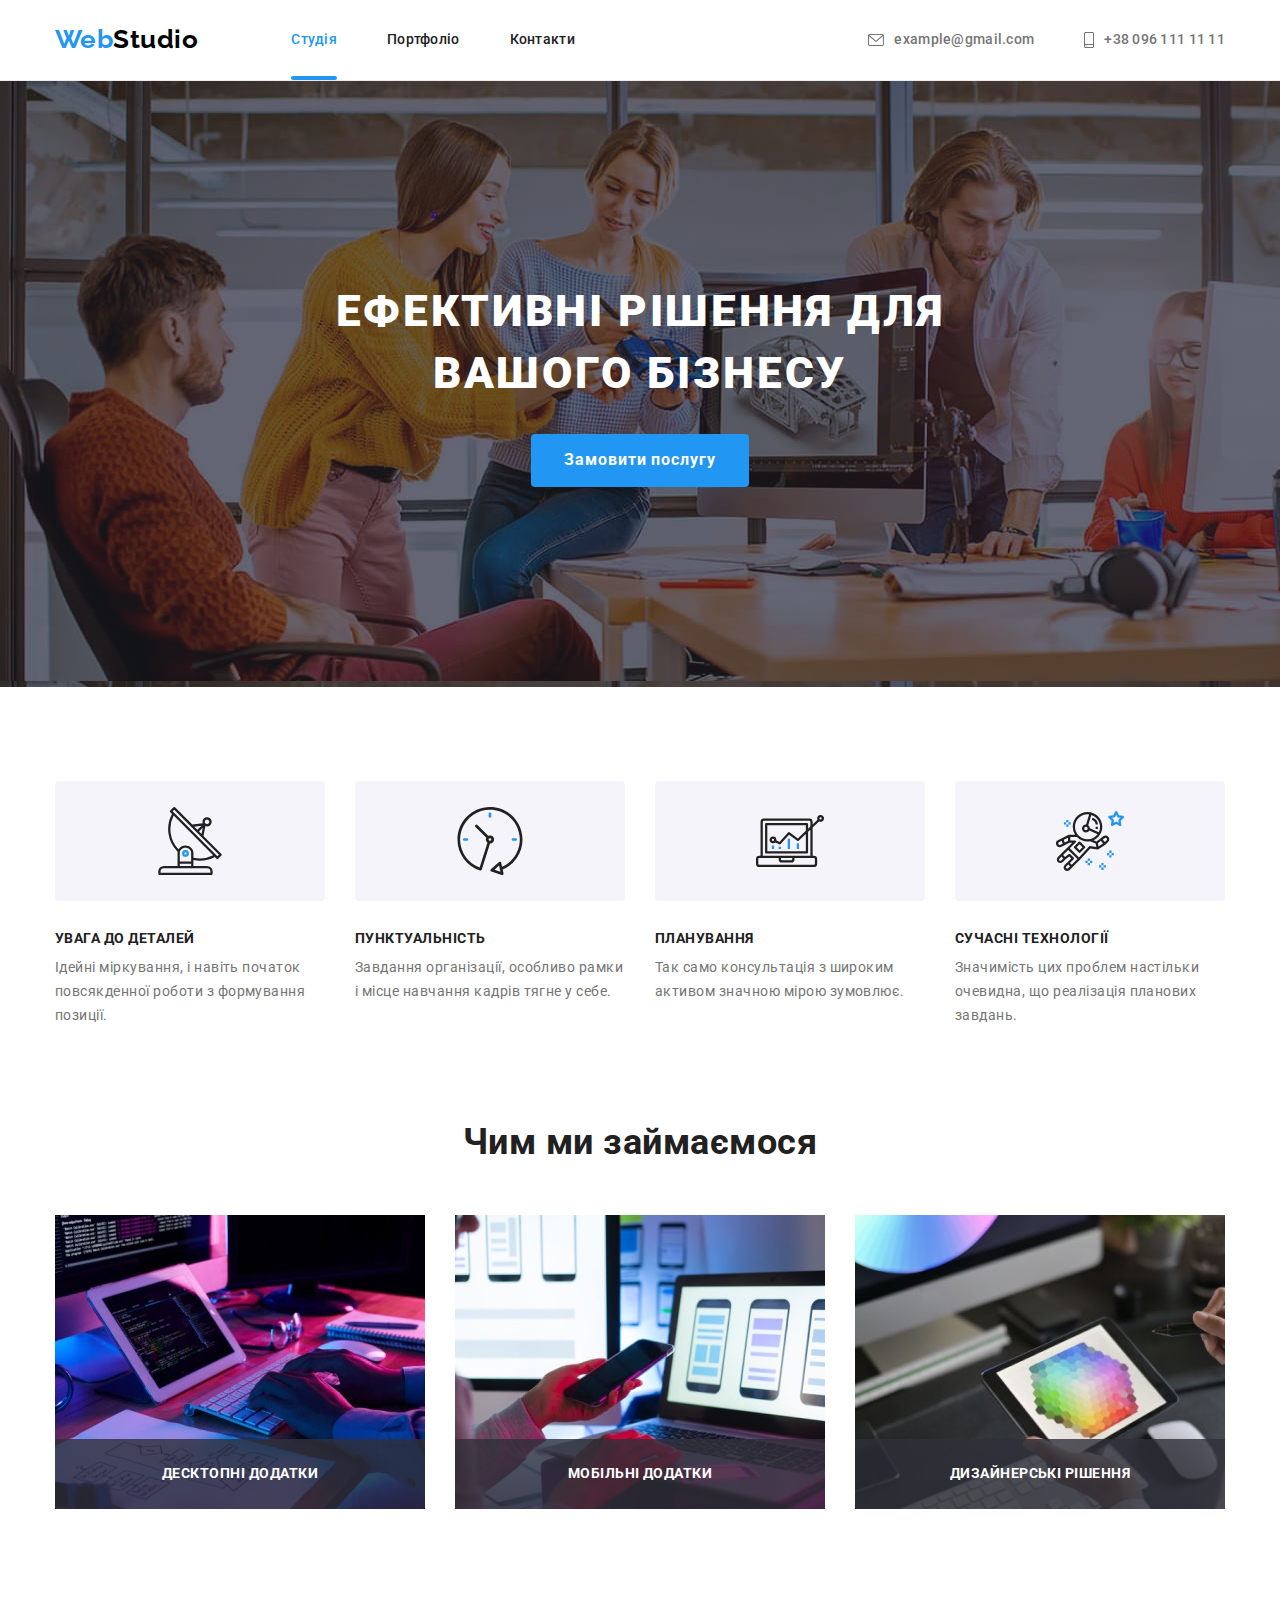
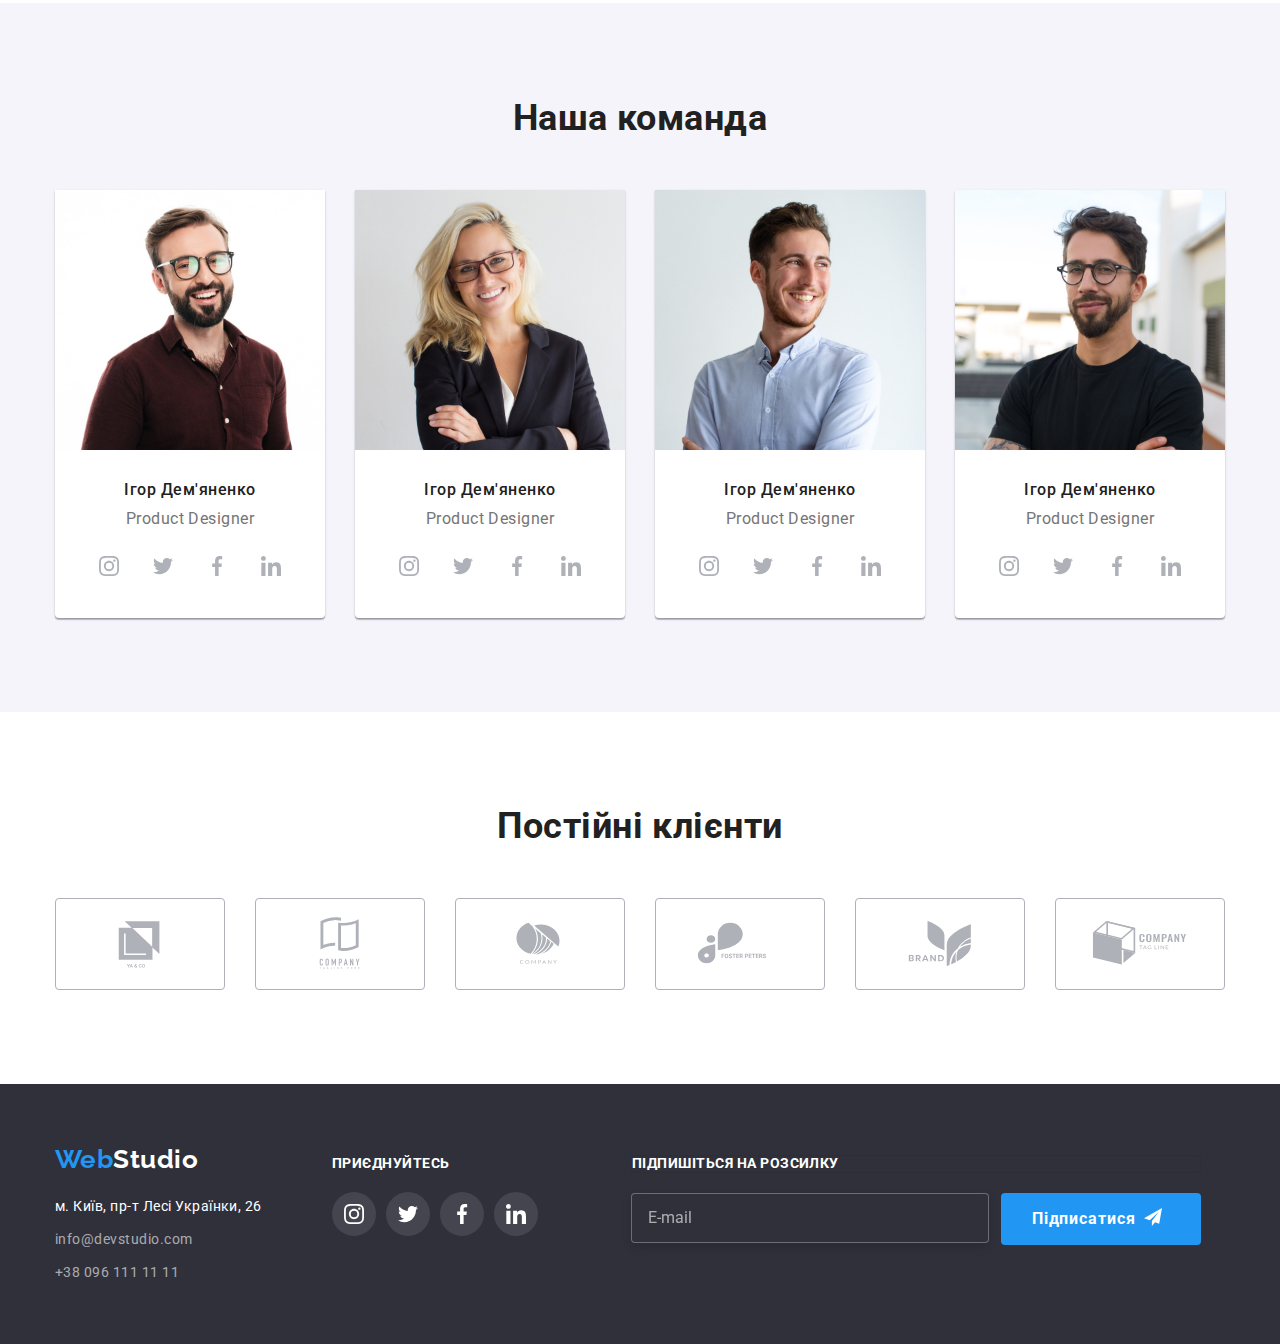
<file: index.html>
<!DOCTYPE html>
<html lang="uk">
<head>
    <meta charset="UTF-8">
    <meta http-equiv="X-UA-Compatible" content="IE=edge">
    <meta name="viewport" content="width=device-width, initial-scale=1.0">
    <title>Main Page</title>
<link rel="preconnect" href="https://fonts.googleapis.com">
<link rel="preconnect" href="https://fonts.gstatic.com" crossorigin>
<link href="https://fonts.googleapis.com/css2?family=Raleway:wght@700&family=Roboto:wght@400;500;700;900&display=swap"
    rel="stylesheet">
    <link rel="stylesheet" href="https://cdnjs.cloudflare.com/ajax/libs/modern-normalize/1.1.0/modern-normalize.min.css">
    <link rel="stylesheet" href="css/styles.css">
</head>
<body class="page"> 
    <header class="header">
    <div class="container main-nav">
        <nav>
        <a class="logo" href="index.html"> <span class="logo-half">Web</span>Studio</a>
    <ul class="site-nav list">
        <li class="item"><a class="link current" href="index.html">Студія</a></li>
        <li class="item"><a class="link" href="portfolio.html">Портфоліо</a></li>
        <li class="item"><a class="link" href="">Контакти</a></li>
    </ul>
        </nav>
        
    <ul class="contacts list">
        <li class="item"><a class="contacts-link" href="mailto:example@gmail.com">
            <svg class="contacts-icon" width="16" height="12">
                <use href="./images/icons.svg#icon-envelope"></use>
            </svg>
            example@gmail.com</a></li>
        <li class="item"><a class="contacts-link" href="tel:+380961111111">
            <svg class="contacts-icon" width="10" height="16">
                <use href="./images/icons.svg#icon-smartphone"></use>
            </svg>
            +38 096 111 11 11</a></li>
    </ul>
    </div>
    </header>

    <main>

    <section class="solutions">
        <div class="container">
        <h1 class="head-solution">Ефективні рішення для <br>вашого бізнесу</h1>
        <button class="solution-button" type="button" data-modal-open>Замовити послугу</button>
        </div>

    </section>

<section class="advantages section">
    <div class="container">
    <h2>Наші переваги</h2>
    <ul class="section-advantages list">
        <li class="items">
            <div class="advantages-list">
                <svg class="advantages-icon" width="70" height="70">
                    <use href="./images/icons.svg#icon-antenna-1"></use>
                </svg>
            </div>
            <h3>УВАГА ДО ДЕТАЛЕЙ</h3>
            <p>Ідейні міркування, і навіть початок повсякденної роботи з формування позиції.</p>
        </li>
        <li class="items">
            <div class="advantages-list">
                <svg class="advantages-icon" width="70" height="70">
                    <use href="./images/icons.svg#icon-clock-1"></use>
                </svg>
            </div>
            <h3>ПУНКТУАЛЬНІСТЬ</h3>
            <p>Завдання організації, особливо рамки і місце навчання кадрів тягне у себе.</p>
        </li>
        <li class="items">
            <div class="advantages-list">
                <svg class="advantages-icon" width="70" height="70">
                    <use href="./images/icons.svg#icon-diagram-1"></use>
                </svg>
            </div>
            <h3>ПЛАНУВАННЯ</h3>
            <p>Так само консультація з широким активом значною мірою зумовлює.</p>
        </li>
        <li class="items">
            <div class="advantages-list">
                <svg class="advantages-icon" width="70" height="70">
                    <use href="./images/icons.svg#icon-astronaut-1"></use>
                </svg>
            </div>
            <h3>СУЧАСНІ ТЕХНОЛОГІЇ</h3>
            <p>Значимість цих проблем настільки очевидна, що реалізація планових завдань. </p>
        </li>
    </ul>
    </div>
</section>

<section class="examples">
    <div class="container">
    <h2>Чим ми займаємося</h2>
     <ul class="section-examples list">
        <li class="item"><img src="images/3.jpg"
            alt="Створення макету"
            width="370" 
            height="294"/>
        <div class="examples-content">
            <p>Десктопні додатки</p>
         </div>
        </li>
        <li class="item"><img src="images/2.jpg" 
            alt="Розробка дизайну" 
            width="370" 
            height="294" />
            <div class="examples-content">
                <p>Мобільні додатки</p>
            </div>
        </li>
        <li class="item"><img src="images/1.jpg" 
            alt="Оформлення" 
            width="370" 
            height="294" />
            <div class="examples-content">
                <p>Дизайнерські рішення</p>
            </div>
        </li>
     </ul>
    </div>
</section>

<section class="team section">
    <div class="container">
    <h2>Наша команда</h2>
    <ul class="section-team list">
        <li class="item">
                <img src="images/7.jpg" 
                alt="Ігор Дем'яненко" 
                width="270" />
                <div class="team-names">
                    <h3>Ігор Дем'яненко</h3>
                    <p>Product Designer</p>
                    <ul class="team-social list">
                        <li class="items"><a class="team-link" href="">
                                <svg class="team-icon" width="20" height="20">
                                    <use href="./images/icons.svg#icon-instagram-1"></use>
                                </svg>
                            </a></li>
                        <li class="items"><a class="team-link" href="">
                                <svg class="team-icon" width="20" height="20">
                                    <use href="./images/icons.svg#icon-twitter-1"></use>
                                </svg>
                            </a></li>
                        <li class="items"><a class="team-link" href="">
                                <svg class="team-icon" width="20" height="20">
                                    <use href="./images/icons.svg#icon-facebook-1"></use>
                                </svg>
                            </a></li>
                        <li class="items"><a class="team-link" href="">
                                <svg class="team-icon" width="20" height="20">
                                    <use href="./images/icons.svg#icon-linkedin-1"></use>
                                </svg>
                            </a></li>
                    </ul>
                </div> 
        </li>
        <li class="item">
                <img src="images/6.jpg" 
                alt="Ольга Рєпіна" 
                width="270" />
                <div class="team-names">
                    <h3>Ігор Дем'яненко</h3>
                    <p>Product Designer</p>
                    <ul class="team-social list">
                        <li class="items"><a class="team-link" href="">
                                <svg class="team-icon" width="20" height="20">
                                    <use href="./images/icons.svg#icon-instagram-1"></use>
                                </svg>
                            </a></li>
                        <li class="items"><a class="team-link" href="">
                                <svg class="team-icon" width="20" height="20">
                                    <use href="./images/icons.svg#icon-twitter-1"></use>
                                </svg>
                            </a></li>
                        <li class="items"><a class="team-link" href="">
                                <svg class="team-icon" width="20" height="20">
                                    <use href="./images/icons.svg#icon-facebook-1"></use>
                                </svg>
                            </a></li>
                        <li class="items"><a class="team-link" href="">
                                <svg class="team-icon" width="20" height="20">
                                    <use href="./images/icons.svg#icon-linkedin-1"></use>
                                </svg>
                            </a></li>
                    </ul>
                </div>
        </li>
        <li class="item">
                <img src="images/5.jpg" 
                alt="Микола Тарасов" 
                width="270" />
                <div class="team-names">
                    <h3>Ігор Дем'яненко</h3>
                    <p>Product Designer</p>
                    <ul class="team-social list">
                        <li class="items"><a class="team-link" href="">
                                <svg class="team-icon" width="20" height="20">
                                    <use href="./images/icons.svg#icon-instagram-1"></use>
                                </svg>
                            </a></li>
                        <li class="items"><a class="team-link" href="">
                                <svg class="team-icon" width="20" height="20">
                                    <use href="./images/icons.svg#icon-twitter-1"></use>
                                </svg>
                            </a></li>
                        <li class="items"><a class="team-link" href="">
                                <svg class="team-icon" width="20" height="20">
                                    <use href="./images/icons.svg#icon-facebook-1"></use>
                                </svg>
                            </a></li>
                        <li class="items"><a class="team-link" href="">
                                <svg class="team-icon" width="20" height="20">
                                    <use href="./images/icons.svg#icon-linkedin-1"></use>
                                </svg>
                            </a></li>
                    </ul>
                </div>
        </li>
        <li class="item">
                <img src="images/4.jpg" 
                alt="Михайло Єрмаков" 
                width="270" />
                <div class="team-names">
                    <h3>Ігор Дем'яненко</h3>
                    <p>Product Designer</p>
                    <ul class="team-social list">
                        <li class="items"><a class="team-link" href="">
                                <svg class="team-icon" width="20" height="20">
                                    <use href="./images/icons.svg#icon-instagram-1"></use>
                                </svg>
                            </a></li>
                        <li class="items"><a class="team-link" href="">
                                <svg class="team-icon" width="20" height="20">
                                    <use href="./images/icons.svg#icon-twitter-1"></use>
                                </svg>
                            </a></li>
                        <li class="items"><a class="team-link" href="">
                                <svg class="team-icon" width="20" height="20">
                                    <use href="./images/icons.svg#icon-facebook-1"></use>
                                </svg>
                            </a></li>
                        <li class="items"><a class="team-link" href="">
                                <svg class="team-icon" width="20" height="20">
                                    <use href="./images/icons.svg#icon-linkedin-1"></use>
                                </svg>
                            </a></li>
                    </ul>
                </div>
</section>

<section class="clients section">
    <div class="container">
    <h2>Постійні клієнти</h2>

    <ul class="clients-list list">
        <li class="items"><a class="clients-link" href="">
            <svg class="clients-icon" width="106" height="60">
                <use href="./images/icons.svg#icon-Logo-5"></use>
            </svg>
        </a></li>
        <li class="items"><a class="clients-link" href="">
            <svg class="clients-icon" width="106" height="60">
                <use href="./images/icons.svg#icon-Logo-4"></use>
            </svg>
        </a></li>
        <li class="items"><a class="clients-link" href="">
            <svg class="clients-icon" width="106" height="60">
                <use href="./images/icons.svg#icon-Logo-3"></use>
            </svg>
        </a></li>
        <li class="items"><a class="clients-link" href="">
            <svg class="clients-icon" width="106" height="60">
                <use href="./images/icons.svg#icon-Logo-6"></use>
            </svg>
        </a></li>
        <li class="items"><a class="clients-link" href="">
            <svg class="clients-icon" width="106" height="60">
                <use href="./images/icons.svg#icon-Logo-2"></use>
            </svg>
        </a></li>
        <li class="items"><a class="clients-link" href="">
                <svg class="clients-icon" width="106" height="60">
                    <use href="./images/icons.svg#icon-Logo"></use>
                </svg>
            </a></li>
    </ul>
    </div>
</section>

    </main>

    <footer class="bottom">
        <div class="section-bottom container">
        <div>
        <a class="logo-bottom" href="index.html"> <span class="logo-half">Web</span>Studio</a>
        <address>
        <ul class="contacts-bottom list">
            <li>
            <a href="https://goo.gl/maps/1T22P9cPpZgvF2Uz6" target="_blank" rel="noopener noreferrer"><span class="contacts-address">м. Київ, пр-т Лесі Українки, 26</span> </a>
            </li>

            <li class="address-link">
            <a class="mail" href="mailto:info@devstudio.com">info@devstudio.com</a>
            </li>
            
            <li>
            <a href="tel:+380961111111">+38 096 111 11 11</a>
            </li>
        </ul>
        </address>
        </div>
        
        <section class="join">
            <h2>ПРИЄДНУЙТЕСЬ</h2>
            <ul class="list join-list">
                <li class="blabla"><a class="join-link" href="">
                    <svg class="join-icon" width="20" height="20">
                        <use href="./images/icons.svg#icon-instagram-1"></use>
                    </svg>
                </a></li>
                <li class="blabla"><a class="join-link" href="">
                    <svg class="join-icon" width="20" height="20">
                        <use href="./images/icons.svg#icon-twitter-1"></use>
                    </svg>
                </a></li>
                <li class="blabla"><a class="join-link" href="">
                    <svg class="join-icon" width="20" height="20">
                        <use href="./images/icons.svg#icon-facebook-1"></use>
                    </svg>
                </a></li>
                </a></li>
                <li class="blabla"><a class="join-link" href="">
                    <svg class="join-icon" width="20" height="20">
                        <use href="./images/icons.svg#icon-linkedin-1"></use>
                    </svg>
                </a></li>
            </ul>
        </section>
        <div>
            <form>
                <div class="subscribe-field">
                    <label for="mail">Підпишіться на розсилку</label>
                    <div class="subscribe-list">
                    <input type="email" name="mail" id="mail" placeholder="E-mail"/>
                    <button class="subscribe-button" type="submit">Підписатися</button>
                    <svg class="subscribe-icon" width="18" height="18">
                        <use href="./images/icons.svg#icon-send"></use>
                    </svg>
                    </div>
                </div>
            </form>
        </div>
        </div>
    </footer>

    <div class="backdrop is-hidden" data-modal>
        <div class="modal"> 
            <div>
                <h2>Залиште свої дані, ми вам передзвонимо</h2>

                <form class="form">
                     <label class="form-field">
                        <span class="form-label">Імʼя</span>
                        <input class="form-input" type="text" name="name" />
                        <svg class="form-icon" width="18" height="18">
                            <use href="./images/icons.svg#icon-person"></use>
                        </svg>
                        </label>

                    <div class="form-field">
                        <label for="tel">Телефон</label>
                        <input class="form-input" type="tel" name="tel" id="tel" />
                        <svg class="form-icon" width="18" height="18">
                            <use href="./images/icons.svg#icon-phone"></use>
                        </svg>
                    </div>

                    <div class="form-field">
                        <label for="mail">Пошта</label>
                        <input class="form-input" type="email" name="mail" id="mail" />
                        <svg class="form-icon" width="18" height="18">
                            <use href="./images/icons.svg#icon-email"></use>
                        </svg>
                    </div>

                    <div class="form-field">
                        <label for="message">Комментар</label>
                        <textarea class="form-textarea" name="feedback" id="message" rows="" placeholder="Введіть текст"></textarea>
                    </div>
                </form>

                <label class="policy" >
                    <input class="policy-input" type="checkbox" name="policy" id="policy" />
                    <svg class="input-icon" width="16" height="15">
                        <use href="./images/icons.svg#icon-modal-check"></use>
                    </svg>
                    <!-- <span class="checkbox-img"></span> -->
                   Погоджуюся з розсилкою та приймаю<span><a class="details" href="">Умови договору</a></span>
                </label>
                
                
                <button class="send-button" type="submit">Відправити</button>
            </div>

            <div>
                <button class="close-button" data-modal-close>
                    <svg class="close-icon" width="18" height="18">
                        <use href="./images/icons.svg#icon-close"></use>
                    </svg>
                </button>
            </div>
        </div>
    </div>
<script src="./js/modal.js"></script>

</body>
</html>
</file>
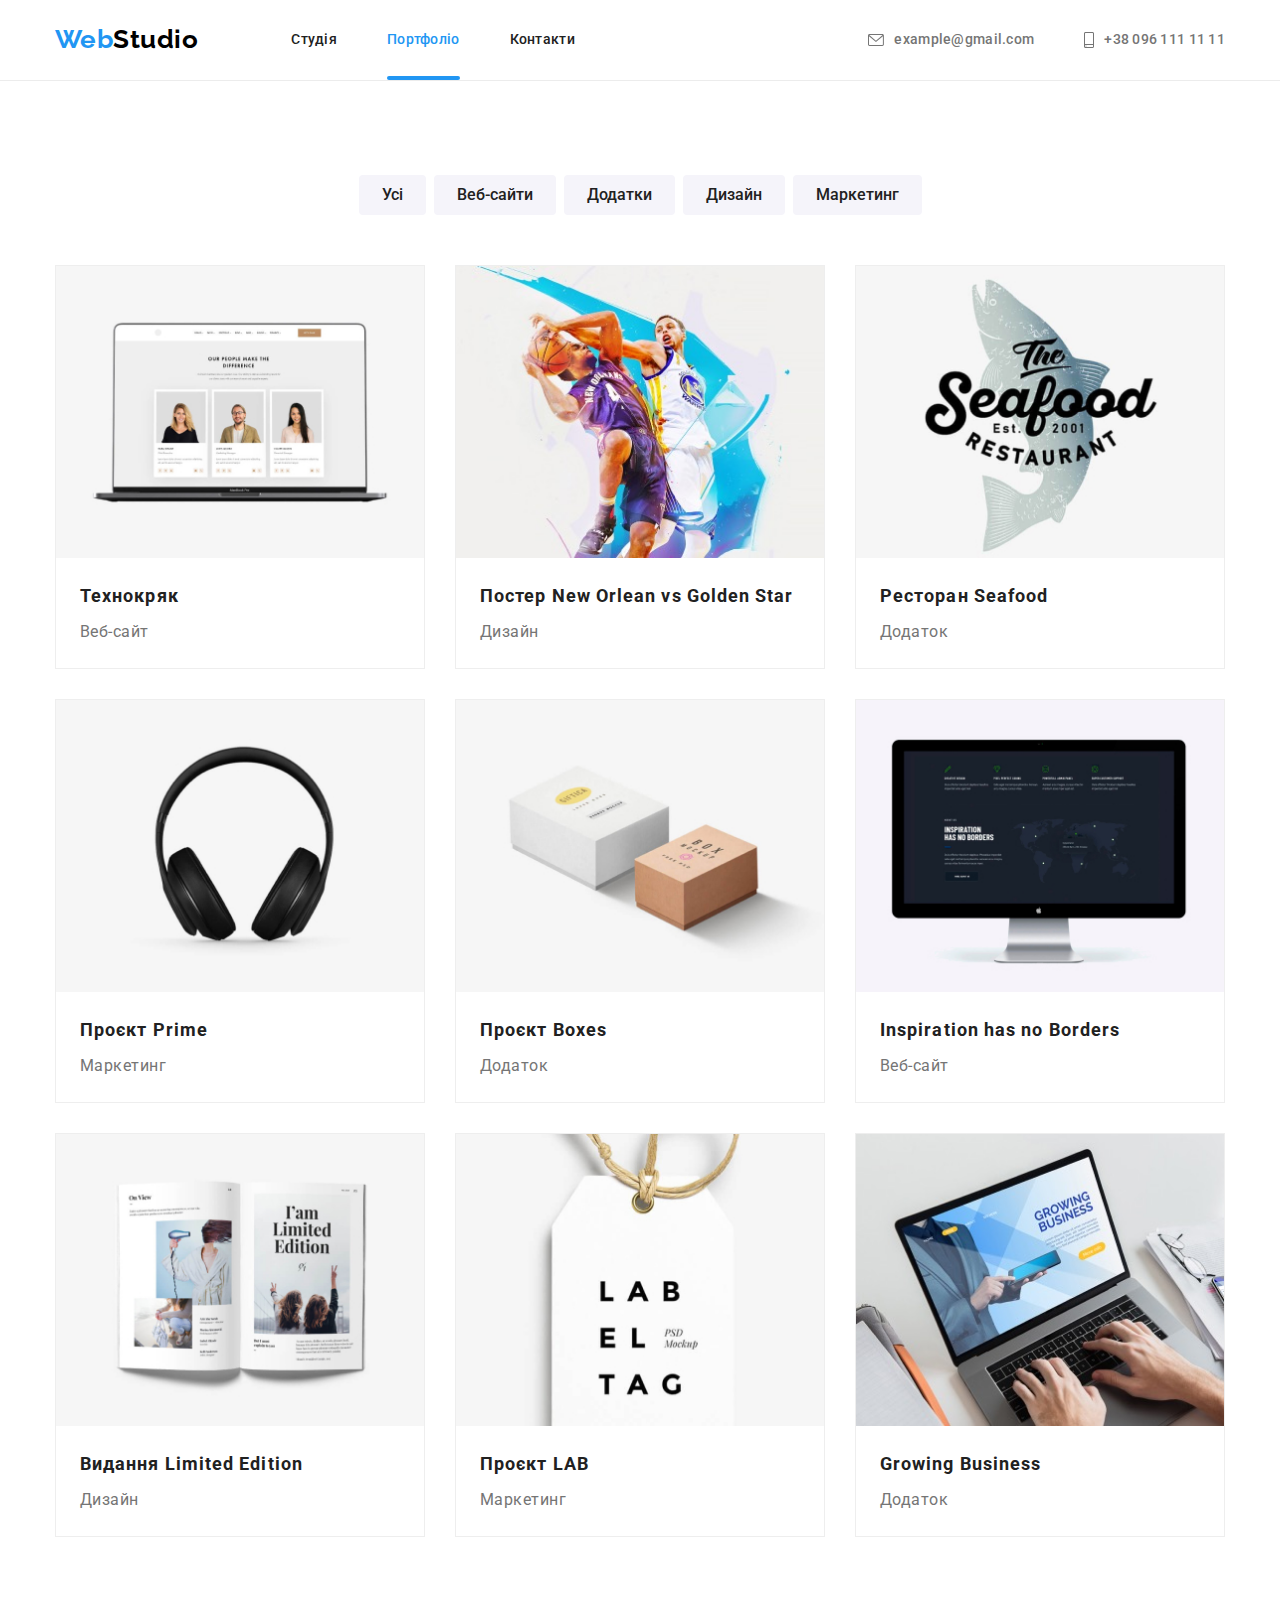
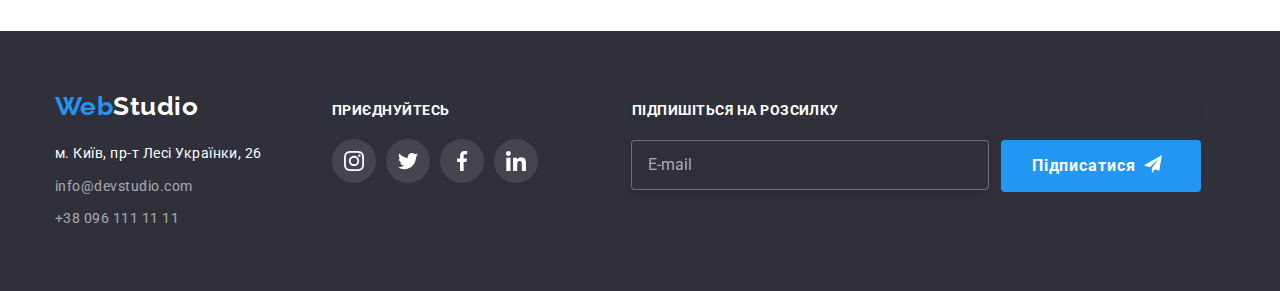
<file: portfolio.html>
<!DOCTYPE html>
<html lang="uk">

<head>
    <meta charset="UTF-8">
    <meta http-equiv="X-UA-Compatible" content="IE=edge">
    <meta name="viewport" content="width=device-width, initial-scale=1.0">
    <title>Portfolio</title>
    <link rel="preconnect" href="https://fonts.googleapis.com"> 
<link rel="preconnect" href="https://fonts.gstatic.com" crossorigin> 
<link href="https://fonts.googleapis.com/css2?family=Raleway:wght@700&family=Roboto:wght@400;500;700;900&display=swap" rel="stylesheet">
<link rel="stylesheet" href="https://cdnjs.cloudflare.com/ajax/libs/modern-normalize/1.1.0/modern-normalize.min.css">
    <link rel="stylesheet" href="css/styles.css">
</head>

<body class="page">
    <header class="header">
        <div class="container main-nav">
            <nav>
                <a class="logo" href="index.html"> <span class="logo-half">Web</span>Studio</a>
                <ul class="site-nav list">
                    <li class="item"><a class="link" href="index.html">Студія</a></li>
                    <li class="item"><a class="link current" href="portfolio.html">Портфоліо</a></li>
                    <li class="item"><a class="link" href="">Контакти</a></li>
                </ul>
            </nav>

            <ul class="contacts list">
                <li class="item"><a class="contacts-link" href="mailto:example@gmail.com">
                        <svg class="contacts-icon" width="16" height="12">
                            <use href="./images/icons.svg#icon-envelope"></use>
                        </svg>
                        example@gmail.com</a></li>
                <li class="item"><a class="contacts-link" href="tel:+380961111111">
                        <svg class="contacts-icon" width="10" height="16">
                            <use href="./images/icons.svg#icon-smartphone"></use>
                        </svg>
                        +38 096 111 11 11</a></li>
            </ul>
        </div>
    </header>

    <main>
        <section class="portfolio section">
            <div class="container">
            <h1>Портфоліо</h1>
            <ul class="portfolio-buttons list">
                <li class="item"><button class="button-item" type="button">Усі</button></li>
                <li class="item"><button class="button-item" type="button">Веб-сайти</button></li>
                <li class="item"><button class="button-item" type="button">Додатки</button></li>
                <li class="item"><button class="button-item" type="button">Дизайн</button></li>
                <li class="item"><button class="button-item" type="button">Маркетинг</button></li>
            </ul>

            <ul class="list section-portfolio">

                <li class="portfolio-flex">
                <div class="thumb">
                    <a class="portfolio-link" href=""><img src="images/portfolio/img.jpg" alt="Візуалізація макету" width="370" height="294"/>
                    </a>
                    <div class="product-content">
                        <p>Ресурс пропонує комплексні пропозиції з різним рівнем функціоналу та сервісів. Все це дозволить відвідувачу отримати
                    вичерпні відомості про компанію чи приватну особу.</p>
                    </div>
                </div>

                    <div class="portfolio-names">
                        <h2>Технокряк</h2>
                        <p>Веб-сайт</p>
                    </div> 
                </li>
                
                <li class="portfolio-flex">
                <div class="thumb">
                    <a class="portfolio-link" href=""><img src="images/portfolio/img-2.jpg" alt="Постер" width="370" height="294"/>
                    </a>
                    <div class="product-content">
                        <p>Lorem ipsum dolor, sit amet consectetur adipisicing elit. Quod, sed ullam. Deserunt facere ad consectetur iusto dignissimos totam libero asperiores.</p>
                    </div>
                </div>

                    <div class="portfolio-names">
                        <h2>Постер New Orlean vs Golden Star</h2>
                    <p>Дизайн</p> 
                    </div>
                </li>
                
                <li class="portfolio-flex">
                <div class="thumb">
                    <a class="portfolio-link" href=""><img src="images/portfolio/img-3.jpg" alt="Лейб Ресторану" width="370" height="294"/>
                    </a>
                    <div class="product-content">
                        <p>Lorem ipsum dolor, sit amet consectetur adipisicing elit. Quod, sed ullam. Deserunt facere ad consectetur iusto
                            dignissimos totam libero asperiores.</p>
                    </div>
                </div>

                        <div class="portfolio-names">
                        <h2>Ресторан Seafood</h2>
                        <p>Додаток</p> 
                    </div> 
                </li>
                
                <li class="portfolio-flex">
                <div class="thumb">
                    <a class="portfolio-link" href=""><img src="images/portfolio/img-4.jpg" alt="Навушники" width="370" height="294"/>
                    </a>
                    <div class="product-content">
                        <p>Lorem ipsum dolor, sit amet consectetur adipisicing elit. Quod, sed ullam. Deserunt facere ad consectetur iusto
                            dignissimos totam libero asperiores.</p>
                    </div>
                 </div>
                    
                        <div class="portfolio-names">
                        <h2>Проєкт Prime</h2>
                        <p>Маркетинг</p> 
                    </div> 
                </li>
                
                <li class="portfolio-flex">
                <div class="thumb">
                    <a class="portfolio-link" href=""><img src="images/portfolio/img-5.jpg" alt="Коробки" width="370" height="294"/>
                    </a>
                    <div class="product-content">
                        <p>Lorem ipsum dolor, sit amet consectetur adipisicing elit. Quod, sed ullam. Deserunt facere ad consectetur iusto
                            dignissimos totam libero asperiores.</p>
                    </div>
                </div>
                   
                        <div class="portfolio-names">
                        <h2>Проєкт Boxes</h2>
                        <p>Додаток</p> 
                    </div> 
                </li>
                
                <li class="portfolio-flex">
                <div class="thumb">
                    <a class="portfolio-link" href=""><img src="images/portfolio/img-6.jpg" alt="Макет сайту" width="370"  height="294"/>
                    </a>
                    <div class="product-content">
                        <p>Lorem ipsum dolor, sit amet consectetur adipisicing elit. Quod, sed ullam. Deserunt facere ad consectetur iusto
                            dignissimos totam libero asperiores.</p>
                    </div>
                </div>
                        <div class="portfolio-names">
                        <h2>Inspiration has no Borders</h2>
                        <p>Веб-сайт</p>
                    </div>  
                </li>
               
                <li class="portfolio-flex">
                <div class="thumb">
                    <a class="portfolio-link" href=""><img src="images/portfolio/img-7.jpg" alt="Розгорнута книга" width="370" height="294"/>
                    </a>
                    <div class="product-content">
                        <p>Lorem ipsum dolor, sit amet consectetur adipisicing elit. Quod, sed ullam. Deserunt facere ad consectetur iusto
                            dignissimos totam libero asperiores.</p>
                    </div>
                </div>

                        <div class="portfolio-names">
                        <h2>Видання Limited Edition</h2>
                        <p>Дизайн</p>
                    </div>           
                 </li>
                
                <li class="portfolio-flex">
                <div class="thumb">
                    <a class="portfolio-link" href=""><img src="images/portfolio/img-8.jpg" alt="Етикетка" width="370" height="294"/>
                    </a>
                    <div class="product-content">
                        <p>Lorem ipsum dolor, sit amet consectetur adipisicing elit. Quod, sed ullam. Deserunt facere ad consectetur iusto
                            dignissimos totam libero asperiores.</p>
                    </div>
                 </div>
                    
                        <div class="portfolio-names">
                        <h2>Проєкт LAB</h2>
                        <p>Маркетинг</p>
                    </div> 
                </li>
                
                <li class="portfolio-flex">
                <div class="thumb">
                    <a class="portfolio-link" href=""><img src="images/portfolio/img-9.jpg" alt="Ноутбук" width="370" height="294"/>
                    </a>
                    <div class="product-content">
                        <p>Lorem ipsum dolor, sit amet consectetur adipisicing elit. Quod, sed ullam. Deserunt facere ad consectetur iusto
                            dignissimos totam libero asperiores.</p>
                    </div>
                </div>

                        <div class="portfolio-names">
                        <h2>Growing Business</h2>
                        <p>Додаток</p>
                    </div> 
                </li>
            </ul>
            </div>
        </section>
    </main>

    <footer class="bottom">
        <div class="section-bottom container">
            <div>
                <a class="logo-bottom" href="index.html"> <span class="logo-half">Web</span>Studio</a>
                <address>
                    <ul class="contacts-bottom list">
                        <li>
                            <a href="https://goo.gl/maps/1T22P9cPpZgvF2Uz6" target="_blank" rel="noopener noreferrer"><span class="contacts-address">м. Київ, пр-т Лесі Українки, 26</span> </a>
                        </li>
    
                        <li class="address-link">
                            <a class="mail" href="mailto:info@devstudio.com">info@devstudio.com</a>
                        </li>
    
                        <li>
                            <a href="tel:+380961111111">+38 096 111 11 11</a>
                        </li>
                    </ul>
                </address>
            </div>
    
            <section class="join">
                <h2>ПРИЄДНУЙТЕСЬ</h2>
                <ul class="list join-list">
                    <li class="blabla"><a class="join-link" href="">
                            <svg class="join-icon" width="20" height="20">
                                <use href="./images/icons.svg#icon-instagram-1"></use>
                            </svg>
                        </a></li>
                    <li class="blabla"><a class="join-link" href="">
                            <svg class="join-icon" width="20" height="20">
                                <use href="./images/icons.svg#icon-twitter-1"></use>
                            </svg>
                        </a></li>
                    <li class="blabla"><a class="join-link" href="">
                            <svg class="join-icon" width="20" height="20">
                                <use href="./images/icons.svg#icon-facebook-1"></use>
                            </svg>
                        </a></li>
                    </a></li>
                    <li class="blabla"><a class="join-link" href="">
                            <svg class="join-icon" width="20" height="20">
                                <use href="./images/icons.svg#icon-linkedin-1"></use>
                            </svg>
                        </a></li>
                </ul>
            </section>

            <div>
                <form>
                    <div class="subscribe-field">
                        <label for="mail">Підпишіться на розсилку</label>
                        <div class="subscribe-list">
                            <input type="email" name="mail" id="mail" placeholder="E-mail" />
                            <button class="subscribe-button" type="submit">Підписатися</button>
                            <svg class="subscribe-icon" width="18" height="18">
                                <use href="./images/icons.svg#icon-send"></use>
                            </svg>
                        </div>
                    </div>
                </form>
            </div>
        </div>
    </footer>
    </body>
    
    </html>
</file>
<file: css/styles.css>
/* colors #757575 #212121 #2196F3  */
/* 15 1170 30 */
:root {
  --primary-text-color: #212121;
  --accent-text-color: #2196f3;
  --primary-white-color: #ffffff;
}

.page {
  color: var(--primary-text-color);

  font-family: Roboto, sans-serif;
  letter-spacing: 0.03em;
}

h1,
h2,
h3,
p,
ul {
  margin: 0;
  padding: 0;
}

img {
  display: block;
  height: auto;
  max-width: 100%;
}

.list {
  list-style: none;
}

.link {
  text-decoration: none;
}

.container {
  margin-left: auto;
  margin-right: auto;
  width: 1200px;
  padding-left: 15px;
  padding-right: 15px;
  /* outline: 2px solid tomato; */
}

.section {
  padding-top: 94px;
  padding-bottom: 94px;
}

/* header */
.header {
  border-bottom: 1px solid #ececec;
}

.main-nav {
  display: flex;
  /* align-items: center; */
}

/* лого */
.logo {
  color: #000000;
  text-decoration: none;

  font-family: Raleway, sans-serif;
  font-weight: 700;
  font-size: 26px;
  line-height: 1.2;

  transition-property: color;
  transition-duration: 250ms;
  transition-timing-function: cubic-bezier(0.4, 0, 0.2, 1);
}

.logo:hover,
.logo:focus {
  color: var(--accent-text-color);
}

.logo-half {
  color: var(--accent-text-color);
}

/* навігація */
nav {
  display: flex;
  align-items: center;
}

.site-nav {
  display: flex;
  margin-left: 93px;
}

.site-nav .item + .item {
  margin-left: 50px;
}

.site-nav .link {
  display: block;
  padding-top: 32px;
  padding-bottom: 32px;

  color: var(--primary-text-color);

  font-weight: 500;
  font-size: 14px;
  line-height: 1.1;
  letter-spacing: 0.02em;
  text-decoration: none;

  transition-property: color;
  transition-duration: 250ms;
  transition-timing-function: cubic-bezier(0.4, 0, 0.2, 1);
}

.site-nav .link:hover,
.site-nav .link:focus {
  color: var(--accent-text-color);
}

.link.current {
  color: var(--accent-text-color);
  position: relative;
}

.link.current::after {
  content: "";

  position: absolute;
  display: inline-block;

  top: 95%;
  left: 0%;

  width: 100%;
  height: 4px;
  border-radius: 4px;

  background-color: var(--accent-text-color);
}

/* контакти */
.contacts {
  display: flex;
  margin-left: auto;
  padding: 32px 0;
  /* padding-right: 0; */
}

.contacts .item + .item {
  margin-left: 50px;
}

.contacts a {
  color: #757575;
  text-decoration: none;

  font-weight: 500;
  font-size: 14px;
  line-height: 1.1;
  letter-spacing: 0.02em;

  transition-property: color;
  transition-duration: 250ms;
  transition-timing-function: cubic-bezier(0.4, 0, 0.2, 1);
}

.contacts a:hover,
.contacts a:focus {
  color: var(--accent-text-color);
}

.contacts-link {
  display: flex;
  align-items: center;
  color: #757575;

  transition-property: color;
  transition-duration: 250ms;
  transition-timing-function: cubic-bezier(0.4, 0, 0.2, 1);
}

.contacts-icon {
  fill: currentColor;
  margin-right: 10px;
}

.contacts-link:hover,
.contacts-link:focus {
  color: var(--accent-text-color);
}

/* ефективні рішення */
.solutions {
  background-image: linear-gradient(
      to right,
      rgba(47, 48, 58, 0.4),
      rgba(47, 48, 58, 0.4)
    ),
    url(../images/background.jpg);
  /* background-image: url(/images/background.jpg); */
  padding: 200px 0;
  max-width: 1600px;
  margin-left: auto;
  margin-right: auto;
}

.head-solution {
  color: var(--primary-white-color);

  font-weight: 900;
  font-size: 44px;
  line-height: 1.4;
  letter-spacing: 0.06em;
  text-transform: uppercase;
  text-align: center;

  margin-bottom: 30px;
}

.solution-button {
  margin: 0 auto;
  border: 1px solid transparent;
  border-radius: 4px;
  padding: 10px 32px;
  min-width: 216px;

  color: var(--primary-white-color);
  background-color: var(--accent-text-color);
  cursor: pointer;

  font-weight: 700;
  font-size: 16px;
  line-height: 1.9;
  display: flex;
  letter-spacing: 0.06em;

  transition-property: background-color;
  transition-duration: 250ms;
  transition-timing-function: cubic-bezier(0.4, 0, 0.2, 1);
}

.solution-button:hover,
.solution-button:focus {
  color: var(--accent-text-color);
  background-color: var(--primary-white-color);
}

/* переваги */
.advantages h2 {
  /* display: none;
  font-weight: 700;
  font-size: 36px;
  line-height: 1.2;
  text-align: center; */
  position: absolute;
  white-space: nowrap;
  width: 1px;
  height: 1px;
  overflow: hidden;
  border: 0;
  padding: 0;
  clip: rect(0 0 0 0);
  clip-path: inset(50%);
  margin: -1px;
}

.section-advantages {
  display: flex;
}

.section-advantages .items {
  width: 270px;
}

.section-advantages .items + .items {
  margin-left: 30px;
}

.section-advantages h3 {
  margin-top: 30px;
  margin-bottom: 10px;

  color: var(--primary-text-color);

  font-weight: 700;
  font-size: 14px;
  line-height: 1.1;
  text-transform: uppercase;
}

.section-advantages p {
  color: #757575;

  font-size: 14px;
  line-height: 1.7;
}

.advantages-list {
  display: flex;
  justify-content: center;
  align-items: center;

  height: 120px;
  width: 270px;

  background-color: #f5f4fa;

  border: 1px solid transparent;
  border-radius: 4px;
}

.advantages-icon {
  border: 1px solid transparent;
  border-radius: 4px;
  /* outline: 2px solid red; */
}

/* Чим ми займаємося */
.examples {
  padding-bottom: 94px;
}

.examples h2 {
  margin-bottom: 50px;

  font-weight: 700;
  font-size: 36px;
  line-height: 1.2;
  text-align: center;
}

.section-examples {
  display: flex;
}

.section-examples .item + .item {
  margin-left: 30px;
}

.section-examples .item {
  position: relative;
}

.examples-content {
  position: absolute;
  display: flex;
  align-items: center;
  justify-content: center;

  height: 70px;
  width: 370px;
  bottom: -12%;
  left: 50%;
  transform: translate(-50%, -50%);

  font-weight: 700;
  font-size: 14px;
  line-height: 1.14;
  text-align: center;
  text-transform: uppercase;
  color: var(--primary-white-color);
  background: rgba(47, 48, 58, 0.8);
}

/* команда */

.team {
  background-color: #f5f4fa;
}

.team h2 {
  margin-bottom: 50px;

  font-weight: 700;
  font-size: 36px;
  line-height: 1.2;
  text-align: center;
}

.section-team {
  display: flex;
  justify-content: space-between;
}

.section-team .item {
  background-color: var(--primary-white-color);
  box-shadow: 0px 1px 3px rgba(0, 0, 0, 0.12), 0px 1px 1px rgba(0, 0, 0, 0.14),
    0px 2px 1px rgba(0, 0, 0, 0.2);
  border-radius: 0px 0px 4px 4px;
}

.team-names {
  margin: 30px 0;
}

.section-team h3 {
  /* margin-top: 30px; */
  margin-bottom: 10px;

  color: var(--primary-text-color);

  font-weight: 500;
  font-size: 16px;
  line-height: 1.2;
  text-align: center;
}

.section-team p {
  color: #757575;

  font-size: 16px;
  line-height: 1.2;
  text-align: center;
}

.team-social {
  display: flex;
  margin-top: 16px;
  margin-bottom: 30px;
  margin-left: 32px;
  margin-right: 32px;
}

.team-link {
  color: #afb1b8;

  height: 44px;
  width: 44px;

  display: flex;
  justify-content: center;
  align-items: center;

  border-radius: 50%;

  transition-property: background-color, color;
  transition-duration: 250ms;
  transition-timing-function: cubic-bezier(0.4, 0, 0.2, 1);
}

.team-icon {
  fill: currentColor;
}

.team-link:hover,
.team-link:focus {
  color: var(--primary-white-color);
  background-color: var(--accent-text-color);
}

.team-social .items + .items {
  margin-left: 10px;
}

/* клієнти */
.clients h2 {
  color: var(--primary-text-color);
  font-size: 36px;
  line-height: 1.16;
  text-align: center;

  margin-bottom: 50px;
}

.clients-list {
  display: flex;
  justify-content: center;
}

.clients-list .items {
  display: flex;
  align-items: center;
}

.clients-list .items + .items {
  margin-left: 30px;
}

.clients-link {
  width: 170px;
  height: 92px;

  display: flex;
  justify-content: center;
  align-items: center;

  color: #afb1b8;
  border: 1px solid #afb1b8;
  border-radius: 4px;

  transition-property: background-color, color, border;
  transition-duration: 250ms;
  transition-timing-function: cubic-bezier(0.4, 0, 0.2, 1);
}

.clients-icon {
  fill: currentColor;
}

.clients-link:hover,
.clients-link:focus {
  color: var(--accent-text-color);
  border: 1px solid var(--accent-text-color);
  border-radius: 4px;
}

/* Підвал */
.bottom {
  background-color: #2f303a;
  padding: 60px 0;
}

.section-bottom {
  display: flex;
  align-items: baseline;
}

/* лого-підвал */
.logo-bottom {
  display: inline-block;
  margin-bottom: 20px;

  color: var(--primary-white-color);
  text-decoration: none;

  font-family: Raleway, sans-serif;
  font-weight: 700;
  font-size: 26px;
  line-height: 1.2;

  transition-property: color;
  transition-duration: 250ms;
  transition-timing-function: cubic-bezier(0.4, 0, 0.2, 1);
}

.logo-bottom:hover,
.logo-bottom:focus {
  color: var(--accent-text-color);
}

.logo-half {
  color: var(--accent-text-color);
}

/* контакти-підвал */
.contacts-bottom a {
  color: rgba(255, 255, 255, 0.6);
  text-decoration: none;
  font-style: normal;

  font-size: 14px;
  line-height: 1.7;

  transition-property: color;
  transition-duration: 250ms;
  transition-timing-function: cubic-bezier(0.4, 0, 0.2, 1);
}

.contacts-bottom a:hover,
.contacts-bottom a:focus {
  color: var(--accent-text-color);
}

.contacts-address {
  color: var(--primary-white-color);

  transition-property: color;
  transition-duration: 250ms;
  transition-timing-function: cubic-bezier(0.4, 0, 0.2, 1);
}

.contacts-address:hover,
.contacts-address:focus {
  color: var(--accent-text-color);
}

.address-link {
  margin: 9px 0;
}

.contacts-bottom .mail {
  margin: 9px 0;
}

.join {
  margin-left: 70px;
}

.join h2 {
  color: var(--primary-white-color);
  font-size: 14px;
  line-height: 1.14;
}

.join-list {
  display: flex;
  margin-top: 20px;
}

.join-list .blabla + .blabla {
  margin-left: 10px;
}

.join-link {
  color: var(--primary-white-color);

  height: 44px;
  width: 44px;

  display: flex;
  justify-content: center;
  align-items: center;

  border-radius: 50%;

  background: rgba(255, 255, 255, 0.1);

  transition-property: background-color;
  transition-duration: 250ms;
  transition-timing-function: cubic-bezier(0.4, 0, 0.2, 1);
}

.join-icon {
  fill: currentColor;
}

.join-link:hover,
.join-link:focus {
  background-color: var(--accent-text-color);
}

.subscribe-field {
  /* position: relative; */
  display: flex;
  flex-direction: column;
  margin-left: 93px;
}

.subscribe-field label {
  font-weight: 700;
  font-size: 14px;
  line-height: 1.14;
  text-transform: uppercase;

  color: #ffffff;

  border: 1px solid rgba(33, 33, 33, 0.2);
  border-radius: 4px;

  margin-bottom: 20px;
}

.subscribe-field input {
  width: 358px;
  height: 50px;

  padding-left: 16px;

  border: 1px solid rgba(255, 255, 255, 0.3);
  filter: drop-shadow(0px 4px 4px rgba(0, 0, 0, 0.15));
  border-radius: 4px;

  color: var(--primary-white-color);
  background-color: #2f303a;

  transition: border 250ms cubic-bezier(0.4, 0, 0.2, 1);
}

.subscribe-field input::placeholder {
  font-size: 16px;
  line-height: 1.25;

  color: rgba(255, 255, 255, 0.6);
}

.subscribe-field input:focus {
  border: 1px solid var(--accent-text-color);
}

.subscribe-list {
  position: relative;
  display: flex;
}

.subscribe-list button {
  margin-left: 12px;
}

.subscribe-button {
  padding-left: 28px;
  padding-top: 10px;
  padding-right: 62px;
  padding-bottom: 10px;

  min-width: 200px;

  border: 1px solid transparent;
  border-radius: 4px;

  color: var(--primary-white-color);
  background-color: var(--accent-text-color);
  cursor: pointer;

  font-weight: 700;
  font-size: 16px;
  line-height: 1.88;
  letter-spacing: 0.06em;
}

.subscribe-icon {
  position: absolute;
  left: 90%;
  top: 30%;

  fill: var(--primary-white-color);
}

/* Портфоліо */

.portfolio h1 {
  position: absolute;
  white-space: nowrap;
  width: 1px;
  height: 1px;
  overflow: hidden;
  border: 0;
  padding: 0;
  clip: rect(0 0 0 0);
  clip-path: inset(50%);
  margin: -1px;
}

/* кнопки */
.portfolio-buttons {
  display: flex;
  margin-bottom: 50px;
  justify-content: center;
}

.button-item {
  display: flex;
  border: 1px solid transparent;
  border-radius: 4px;
  padding: 6px 22px;

  color: var(--primary-text-color);
  background-color: #f5f4fa;
  cursor: pointer;

  font-family: inherit;
  font-weight: 500;
  font-size: 16px;
  line-height: 1.6;

  transition-property: background-color, color, box-shadow;
  transition-duration: 250ms;
  transition-timing-function: cubic-bezier(0.4, 0, 0.2, 1);
}

.portfolio-buttons .item + .item {
  margin-left: 8px;
}

.button-item:hover,
.button-item:focus {
  background-color: var(--accent-text-color);
  color: var(--primary-white-color);

  box-shadow: 0px 3px 1px rgba(0, 0, 0, 0.1), 0px 1px 2px rgba(0, 0, 0, 0.08),
    0px 2px 2px rgba(0, 0, 0, 0.12);
}

/* лого */
.section-portfolio {
  display: flex;
  flex-wrap: wrap;
}

.portfolio-flex {
  /* display: block; */
  /* position: relative; */
  border: 1px solid #eeeeee;
  margin-right: 30px;
  margin-bottom: 30px;
  width: 370px;
  height: 404px;

  transition-property: box-shadow;
  transition-duration: 250ms;
  transition-timing-function: cubic-bezier(0.4, 0, 0.2, 1);
}

.portfolio-flex:hover,
.portfolio-flex:focus {
  box-shadow: 0px 1px 1px rgba(0, 0, 0, 0.12), 0px 4px 4px rgba(0, 0, 0, 0.06),
    1px 4px 6px rgba(0, 0, 0, 0.16);
}

.portfolio-flex:nth-child(3n) {
  margin-right: 0;
}

.portfolio-flex:nth-child(n + 7) {
  margin-bottom: 0;
}

.portfolio-names {
  padding: 20px 24px;
}

.section-portfolio h2 {
  margin-bottom: 4px;

  color: var(--primary-text-color);

  font-weight: 700;
  font-size: 18px;
  line-height: 2;
  letter-spacing: 0.06em;
}

.section-portfolio p {
  color: #757575;

  font-size: 16px;
  line-height: 1.8;
}

.thumb {
  position: relative;
  overflow: hidden;
}

.thumb::before {
  content: "";
  position: absolute;
  /* display: inline-block;    */
  width: 100%;
  height: 100%;
  background-color: rgba(33, 150, 243, 0.9);
  opacity: 0;

  transform: translateY(100%);

  transition-property: opacity, transform;
  transition-duration: 250ms;
  transition-timing-function: cubic-bezier(0.4, 0, 0.2, 1);
}

.portfolio-flex:hover .thumb:before,
.portfolio-flex:focus .thumb:before {
  opacity: 1;
  transform: translateY(0);
}

.product-content {
  position: absolute;

  font-size: 18px;
  line-height: 1.55;

  height: 168px;
  width: 322px;
  top: 50%;
  left: 50%;
  transform: translate(-50%, 120%);

  /* opacity: 0; */

  transition-property: opacity, transform;
  transition-duration: 250ms;
  transition-timing-function: cubic-bezier(0.4, 0, 0.2, 1);
}

.product-content p {
  color: var(--primary-white-color);
}

.portfolio-flex:hover .product-content,
.portfolio-flex:focus .product-content {
  opacity: 1;
  transform: translate(-50%, -50%);
}
/* бекдроп + модалка */

.backdrop {
  position: fixed;
  top: 0;
  left: 0;
  width: 100%;
  height: 100%;
  background-color: rgba(0, 0, 0, 0.2);
  /* background-color: red; */
  opacity: 1;

  transition: opacity 250ms cubic-bezier(0.4, 0, 0.2, 1);
}

.backdrop.is-hidden {
  opacity: 0;
  pointer-events: none;
}

.modal {
  position: absolute;
  top: 50%;
  left: 50%;
  transform: translate(-50%, -50%);

  max-height: 581px;
  max-width: 528px;

  box-shadow: 0px 1px 3px rgba(0, 0, 0, 0.12), 0px 1px 1px rgba(0, 0, 0, 0.14),
    0px 2px 1px rgba(0, 0, 0, 0.2);

  background-color: #fff;
  /* background-color: red; */

  border-radius: 4px;
}

.close-button {
  position: absolute;
  top: 0;
  right: 0;
  margin-top: 8px;
  margin-right: 8px;
  display: flex;
  justify-content: center;
  align-items: center;

  height: 30px;
  width: 30px;

  border: 1px solid rgba(0, 0, 0, 0.1);
  border-radius: 50%;

  background-color: var(--primary-white-color);
  color: var(--primary-text-color);

  cursor: pointer;

  transition: color 250ms cubic-bezier(0.4, 0, 0.2, 1);
}

.close-icon {
  fill: currentColor;
}

.close-button:hover,
.close-button:focus {
  color: var(--accent-text-color);
}

textarea {
  resize: none;
}

.modal h2 {
  font-size: 20px;
  line-height: 1.15;
  text-align: center;

  color: #212121;

  margin-left: 40px;
  margin-right: 40px;
  margin-top: 40px;
  margin-bottom: 12px;
}

.form {
  height: 342px;
  width: 448px;
  margin-left: 40px;
  margin-right: 40px;
  margin-bottom: 20px;
}

.form-field {
  position: relative;
  display: flex;
  flex-direction: column;
  margin-bottom: 10px;
}

.form-input {
  height: 40px;

  padding-left: 42px;

  border: 1px solid rgba(33, 33, 33, 0.2);
  border-radius: 4px;

  transition: border 250ms cubic-bezier(0.4, 0, 0.2, 1);
}

.form-input:focus {
  border: 1px solid var(--accent-text-color);
}

.form-field label {
  font-weight: 400;
  font-size: 12px;
  line-height: 1.16;
  letter-spacing: 0.01em;

  margin-bottom: 5px;

  color: #757575;
}

.form-label {
  font-weight: 400;
  font-size: 12px;
  line-height: 1.16;
  letter-spacing: 0.01em;

  margin-bottom: 5px;

  color: #757575;
}

/* .form-field input {
  height: 40px;

  padding-left: 42px;

  border: 1px solid rgba(33, 33, 33, 0.2);
  border-radius: 4px;
} */

.form-textarea {
  height: 120px;

  font-size: 12px;

  padding-left: 16px;
  padding-top: 12px;

  border: 1px solid rgba(33, 33, 33, 0.2);
  border-radius: 4px;

  transition: border 250ms cubic-bezier(0.4, 0, 0.2, 1);
}

.form-textarea::placeholder {
  font-size: 12px;
  line-height: 1.16;
  letter-spacing: 0.01em;

  color: rgba(117, 117, 117, 0.5);
}

.form-textarea:focus {
  border: 1px solid var(--accent-text-color);
}

.policy {
  display: flex;
  align-items: center;

  margin-left: 54px;
  margin-right: 50px;
  margin-top: 20px;
  margin-bottom: 30px;

  max-height: 20px;

  font-size: 14px;
  line-height: 1.71;

  color: #757575;
}

.policy-input {
  position: absolute;
  width: 1px;
  height: 1px;
  margin: -1px;
  border: 0;
  padding: 0;
  clip: rect(0 0 0 0);
  overflow: hidden;
}

.input-icon {
  margin-right: 8px;

  border: 2px solid var(--primary-text-color);
  border-radius: 4px;
}

.policy-input:checked + .input-icon {
  background-color: var(--accent-text-color);
  border: transparent;
}

.details {
  color: var(--accent-text-color);
  margin-left: 5px;
}

/* .checkbox-img {
  display: block;
  margin-right: 8px;

  height: 15px;
  width: 16px;
  border: 2px solid var(--primary-text-color);
  border-radius: 4px;
}

.policy-input:checked + .checkbox-img {
  border-color: transparent;

  background-image: url("../images/check.svg");
  background-color: var(--accent-text-color);
  background-size: contain;
  background-origin: border-box;
} */

.send-button {
  display: flex;
  margin-bottom: 40px;
  margin-left: 164px;
  margin-right: 164px;
  padding: 10px 52px;
  min-width: 200px;

  border: 1px solid transparent;
  border-radius: 4px;

  color: var(--primary-white-color);
  background-color: var(--accent-text-color);
  cursor: pointer;

  font-weight: 700;
  font-size: 16px;
  line-height: 1.9;
  letter-spacing: 0.06em;

  box-shadow: 0px 4px 4px rgba(0, 0, 0, 0.15);
}

.form-icon {
  fill: var(--primary-text-color);

  position: absolute;
  bottom: 12px;
  left: 12px;

  transition: fill 250ms cubic-bezier(0.4, 0, 0.2, 1);
}
/* .form-input:focus ~ .form-icon {
  fill: var(--accent-text-color);
} */

.form-field:focus-within .form-icon {
  fill: var(--accent-text-color);
}
</file>
